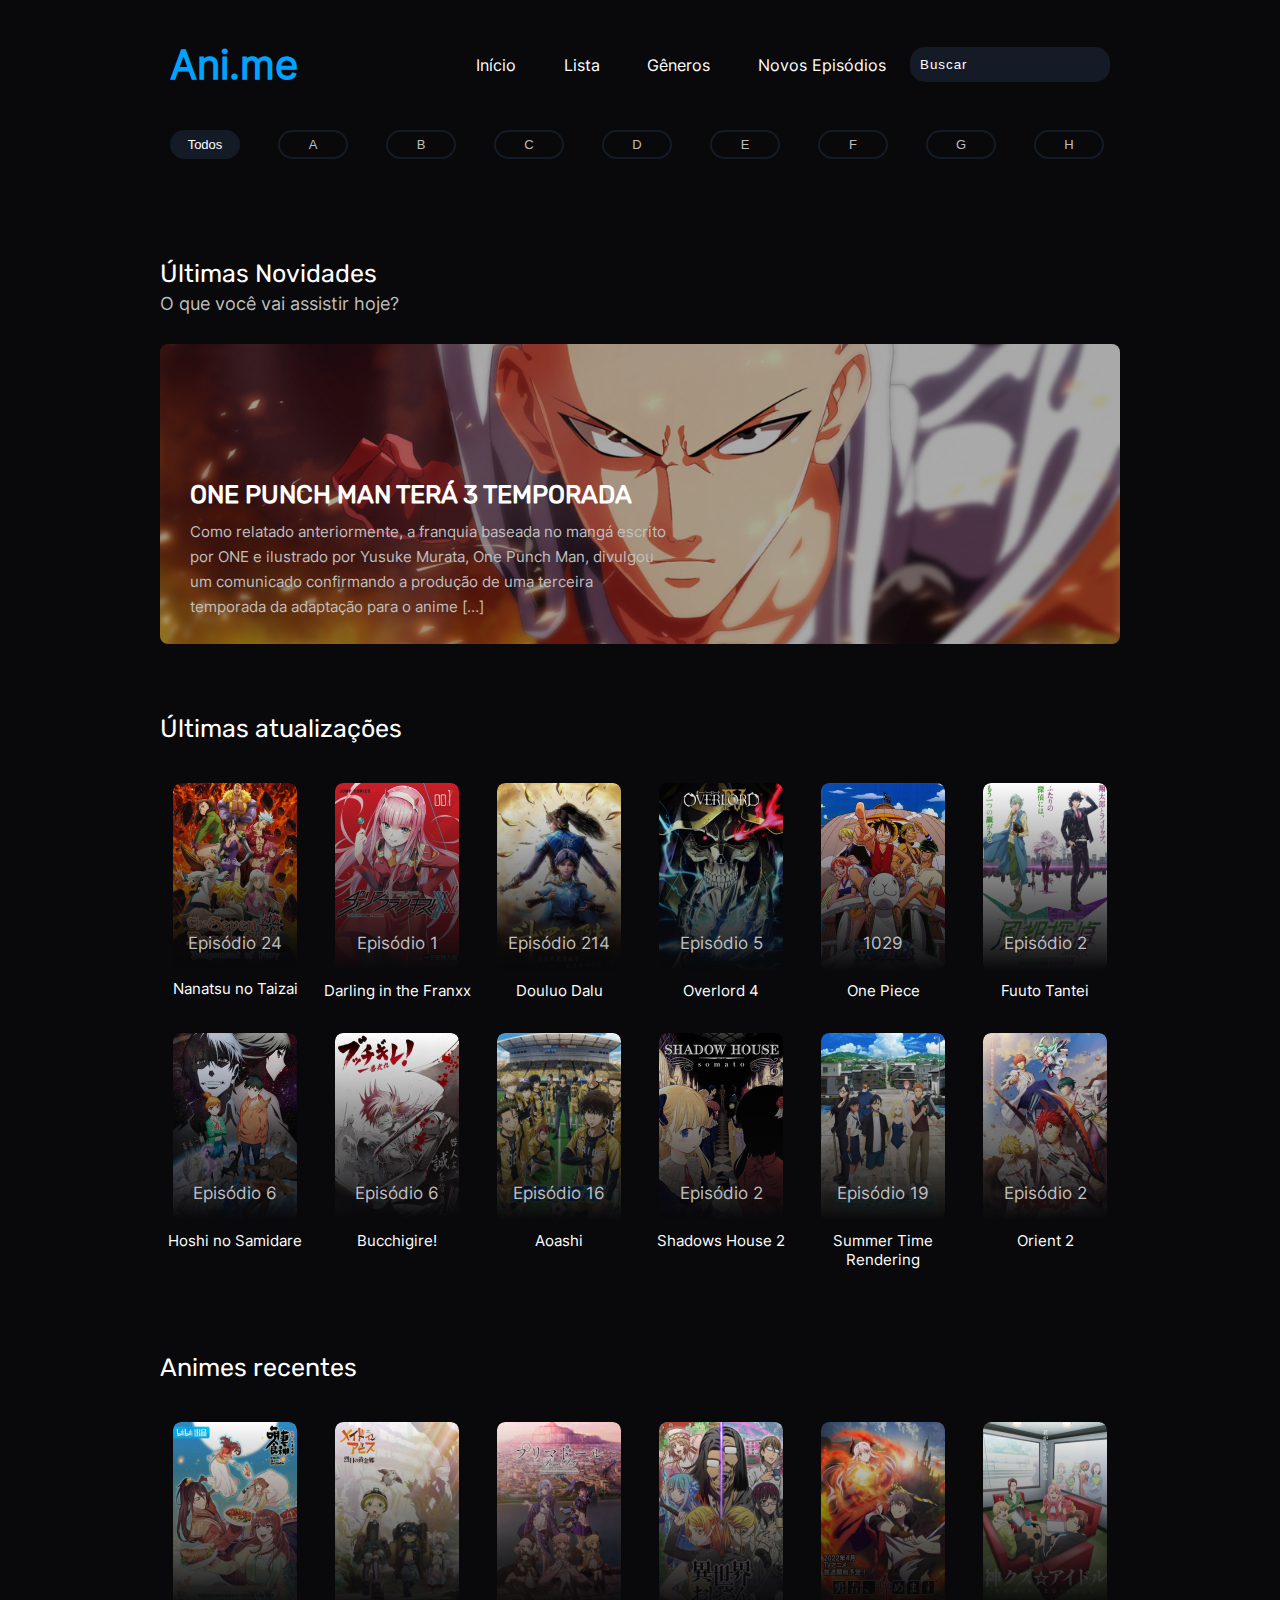
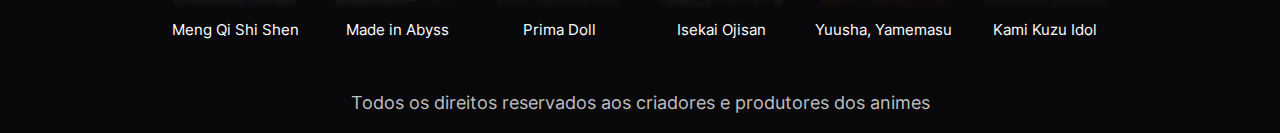
<file: index.html>
<!DOCTYPE html>
<html lang="pt- BR">

<head>
    <meta charset="UTF-8">
    <meta name="viewport" content="width=device-width, initial-scale=1.0">
    <meta name="author" content="Letícia Carpes">
    <link rel="stylesheet" href="./styles/main.css">
    <link rel="stylesheet" href="./styles/second.css">
    <title>Projeto Anime</title>
</head>

<body>

    <header class="container-grid">

        <section class="sectionTop">

            <div class="titleHeader">
                <h1>Ani.me</h1>
            </div>

            <div class="containerNav">

                <nav class="navHeader open">
                    <ul class="ulHeader">
                        <li><a href="#">Início</a></li>
                        <li><a href="#">Lista</a></li>
                        <li><a href="#">Gêneros</a></li>
                        <li><a href="#">Novos Episódios</a></li>
                    </ul>
                </nav>

                <div class="inputHeader">
                    <input type="text" placeholder="Buscar">
                </div>

                <div class="iconsHeader">
                    <img src="./assets/icons/fi_search.svg" alt="Pesquisa">

                    <div id="modal" class="modal">
                        <img src="./assets/icons/menu hamburguer.svg" alt="Menu">
                    </div>
                </div>
                    
            </div>

        </section>

        <section class="sectionLow">

            <div class="buttonHeader">
                <button>Todos</button>
                <button>A</button>
                <button>B</button>
                <button>C</button>
                <button>D</button>
                <button>E</button>
                <button>F</button>
                <button>G</button>
                <button>H</button>
                <button>I</button>
                <button>J</button>
                <button>K</button>
                <button>L</button>
                <button>M</button>
                <button>N</button>
                <button>O</button>
                <button>P</button>
                <button>Q</button>
                <button>R</button>
                <button>S</button>
                <button>T</button>
                <button>U</button>
                <button>V</button>
                <button>W</button>
                <button>Y</button>
                <button>X</button>
                <button>Z</button>
            </div>
        </section>
    </header>

    <main class="container-grid">
        <article class="containerBanner">
            <div class="titleBanner">
                <h3>Últimas Novidades</h3>
                <p>O que você vai assistir hoje?</p>
            </div>



            <div class="imgBanner"></div>

            <div class="textBanner">
                <h1>One Punch Man Terá 3 Temporada</h1>

                <p>Como relatado anteriormente, a franquia baseada no mangá escrito por ONE e ilustrado por Yusuke
                    Murata, One Punch Man, divulgou um comunicado confirmando a produção de uma terceira temporada da
                    adaptação para o anime […]</p>
            </div>
        </article>


        <section class="containerCards">
            <div class="titleCards">
                <h3>Últimas atualizações</h3>
            </div>

            <section class="containerSeries">
                <div class="card">
                    <div class="imgCard">
                        <img src="./assets/image/ep24.png" alt="">

                        <div class="subtitleCard"><span>Episódio 24</span></div>
                    </div>

                    <div class="textCard">Nanatsu no Taizai</div>
                </div>

                <div class="card">

                    <div class="imgCard">
                        <img src="./assets/image/ep1.png" alt="">
                        <div class="subtitleCard"><span><a href="./second.html">Episódio 1</a></span></div>
                    </div>

                    <div class="textCard">Darling in the Franxx</div>
                </div>


                <div class="card">

                    <div class="imgCard">
                        <img src="./assets/image/ep214.png" alt="">
                        <div class="subtitleCard"><span>Episódio 214</span></div>
                    </div>

                    <div class="textCard">Douluo Dalu</div>
                </div>


                <div class="card">

                    <div class="imgCard">
                        <img src="./assets/image/ep5.png" alt="">
                        <div class="subtitleCard"><span>Episódio 5</span></div>
                    </div>

                    <div class="textCard">Overlord 4</div>
                </div>


                <div class="card">
                    <div class="imgCard">
                        <img src="./assets/image/1029.png" alt="">
                        <div class="subtitleCard"><span>1029</span></div>
                    </div>

                    <div class="textCard">One Piece</div>
                </div>


                <div class="card">
                    <div class="imgCard">

                        <img src="./assets/image/ep2.png" alt="">
                        <div class="subtitleCard"><span>Episódio 2</span></div>
                    </div>

                    <div class="textCard">Fuuto Tantei</div>
                </div>


                <div class="card">

                    <div class="imgCard">

                        <img src="./assets/image/ep6.png" alt="">
                        <div class="subtitleCard"><span>Episódio 6</span></div>
                    </div>

                    <div class="textCard">Hoshi no Samidare</div>
                </div>


                <div class="card">
                    <div class="imgCard">

                        <img src="./assets/image/ep6(2).png" alt="">
                        <div class="subtitleCard"><span>Episódio 6</span></div>
                    </div>

                    <div class="textCard">Bucchigire!</div>
                </div>

                <div class="card">
                    <div class="imgCard">
                        <img src="./assets/image/ep16.png" alt="">
                        <div class="subtitleCard"><span>Episódio 16</span></div>
                    </div>

                    <div class="textCard">Aoashi</div>
                </div>


                <div class="card">
                    <div class="imgCard">

                        <img src="./assets/image/ep2(2).png" alt="">
                        <div class="subtitleCard"><span>Episódio 2</span></div>
                    </div>

                    <div class="textCard">Shadows House 2</div>
                </div>


                <div class="card">

                    <div class="imgCard">

                        <img src="./assets/image/ep19.png" alt="">
                        <div class="subtitleCard"><span>Episódio 19</span></div>
                    </div>

                    <div class="textCard">Summer Time Rendering</div>
                </div>


                <div class="card">

                    <div class="imgCard">
                        <img src="./assets/image/ep2(3).png" alt="">
                        <div class="subtitleCard"><span>Episódio 2</span></div>
                    </div>

                    <div class="textCard">Orient 2</div>
                </div>

            </section>

            <div class="containerButton">
                <button><strong>Ver Mais</strong></button>
            </div>
        </section>

    <section class="containerCards">
        <div class="titleCards">
            <h3>Animes recentes</h3>
        </div>

        <section class="containerSeries">
            
            <div class="card">
                <div class="imgCard">
                    <img src="./assets/image/img-1.png" alt="">
                </div>

                <div class="textCard">Meng Qi Shi Shen</div>
            </div>

            <div class="card">

                <div class="imgCard">
                    <img src="./assets/image/img-2.png" alt="">
                </div>

                <div class="textCard">Made in Abyss</div>
            </div>


            <div class="card">

                <div class="imgCard">
                    <img src="./assets/image/img-3.png" alt="">
                </div>

                <div class="textCard">Prima Doll</div>
            </div>


            <div class="card">

                <div class="imgCard">
                    <img src="./assets/image/img-4.png" alt="">
                </div>

                <div class="textCard">Isekai Ojisan</div>
            </div>


            <div class="card">
                <div class="imgCard">
                    <img src="./assets/image/img-5.png" alt="">
                </div>

                <div class="textCard">Yuusha, Yamemasu</div>
            </div>


            <div class="card">
                <div class="imgCard">
                    <img src="./assets/image/img-6.png" alt="">
                </div>

                <div class="textCard">Kami Kuzu Idol</div>
            </div>

        </section>
    </section>
    </main>

    <footer class="container-grid containerFooter">
            <p>Todos os direitos reservados aos criadores e produtores dos animes</p>
    </footer>

    <script src="./script/script.js"></script>
</body>
</html>
</file>
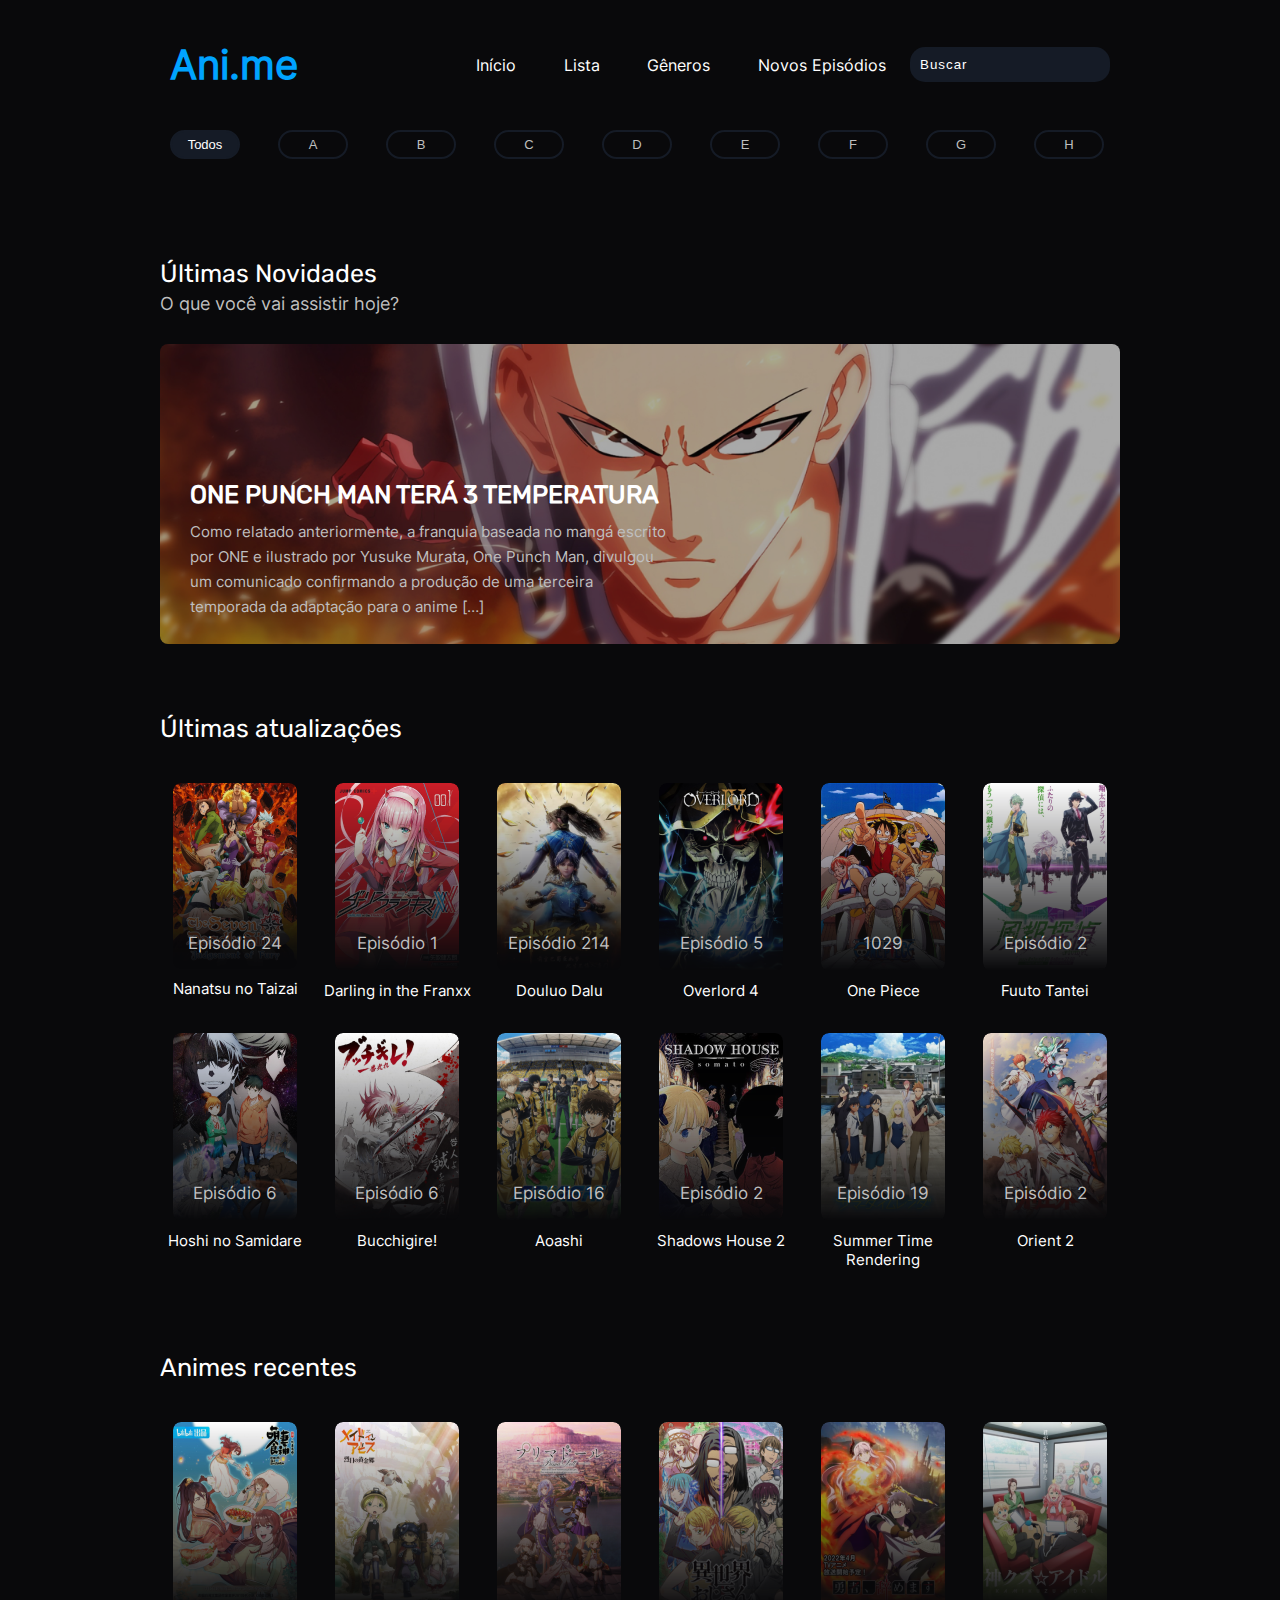
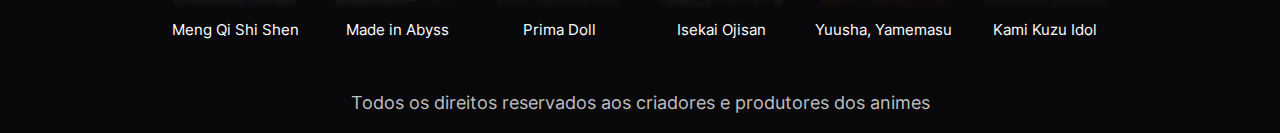
<file: main.html>
<!DOCTYPE html>
<html lang="pt- BR">

<head>
    <meta charset="UTF-8">
    <meta name="viewport" content="width=device-width, initial-scale=1.0">
    <meta name="author" content="Letícia Carpes">
    <link rel="stylesheet" href="./styles/main.css">
    <link rel="stylesheet" href="./styles/second.css">
    <title>Projeto Anime</title>
</head>

<body>

    <header class="container-grid">

        <section class="sectionTop">

            <div class="titleHeader">
                <h1>Ani.me</h1>
            </div>

            <div class="containerNav">

                <nav class="navHeader">
                    <ul class="ulHeader">
                        <li><a href="#">Início</a></li>
                        <li><a href="#">Lista</a></li>
                        <li><a href="#">Gêneros</a></li>
                        <li><a href="#">Novos Episódios</a></li>
                    </ul>
                </nav>

                <div class="inputHeader">
                    <input type="text" placeholder="Buscar">
                </div>
            </div>

        </section>

        <section class="sectionLow">

            <div class="buttonHeader">
                <button>Todos</button>
                <button>A</button>
                <button>B</button>
                <button>C</button>
                <button>D</button>
                <button>E</button>
                <button>F</button>
                <button>G</button>
                <button>H</button>
                <button>I</button>
                <button>J</button>
                <button>K</button>
                <button>L</button>
                <button>M</button>
                <button>N</button>
                <button>O</button>
                <button>P</button>
                <button>Q</button>
                <button>R</button>
                <button>S</button>
                <button>T</button>
                <button>U</button>
                <button>V</button>
                <button>W</button>
                <button>Y</button>
                <button>X</button>
                <button>Z</button>
            </div>
        </section>
    </header>

    <main class="container-grid">
        <article class="containerBanner">
            <div class="titleBanner">
                <h3>Últimas Novidades</h3>
                <p>O que você vai assistir hoje?</p>
            </div>



            <div class="imgBanner"></div>

            <div class="textBanner">
                <h1>One Punch Man Terá 3 Temperatura</h1>

                <p>Como relatado anteriormente, a franquia baseada no mangá escrito por ONE e ilustrado por Yusuke
                    Murata, One Punch Man, divulgou um comunicado confirmando a produção de uma terceira temporada da
                    adaptação para o anime […]</p>
            </div>
        </article>


        <section class="containerCards">
            <div class="titleCards">
                <h3>Últimas atualizações</h3>
            </div>

            <section class="containerSeries">
                <div class="card">
                    <div class="imgCard">
                        <img src="./assets/image/ep24.png" alt="">

                        <div class="subtitleCard"><span>Episódio 24</span></div>
                    </div>

                    <div class="textCard">Nanatsu no Taizai</div>
                </div>

                <div class="card">

                    <div class="imgCard">
                        <img src="./assets/image/ep1.png" alt="">
                        <div class="subtitleCard"><span><a href="./second.html">Episódio 1</a></span></div>
                    </div>

                    <div class="textCard">Darling in the Franxx</div>
                </div>


                <div class="card">

                    <div class="imgCard">
                        <img src="./assets/image/ep214.png" alt="">
                        <div class="subtitleCard"><span>Episódio 214</span></div>
                    </div>

                    <div class="textCard">Douluo Dalu</div>
                </div>


                <div class="card">

                    <div class="imgCard">
                        <img src="./assets/image/ep5.png" alt="">
                        <div class="subtitleCard"><span>Episódio 5</span></div>
                    </div>

                    <div class="textCard">Overlord 4</div>
                </div>


                <div class="card">
                    <div class="imgCard">
                        <img src="./assets/image/1029.png" alt="">
                        <div class="subtitleCard"><span>1029</span></div>
                    </div>

                    <div class="textCard">One Piece</div>
                </div>


                <div class="card">
                    <div class="imgCard">

                        <img src="./assets/image/ep2.png" alt="">
                        <div class="subtitleCard"><span>Episódio 2</span></div>
                    </div>

                    <div class="textCard">Fuuto Tantei</div>
                </div>


                <div class="card">

                    <div class="imgCard">

                        <img src="./assets/image/ep6.png" alt="">
                        <div class="subtitleCard"><span>Episódio 6</span></div>
                    </div>

                    <div class="textCard">Hoshi no Samidare</div>
                </div>


                <div class="card">
                    <div class="imgCard">

                        <img src="./assets/image/ep6(2).png" alt="">
                        <div class="subtitleCard"><span>Episódio 6</span></div>
                    </div>

                    <div class="textCard">Bucchigire!</div>
                </div>

                <div class="card">
                    <div class="imgCard">
                        <img src="./assets/image/ep16.png" alt="">
                        <div class="subtitleCard"><span>Episódio 16</span></div>
                    </div>

                    <div class="textCard">Aoashi</div>
                </div>


                <div class="card">
                    <div class="imgCard">

                        <img src="./assets/image/ep2(2).png" alt="">
                        <div class="subtitleCard"><span>Episódio 2</span></div>
                    </div>

                    <div class="textCard">Shadows House 2</div>
                </div>


                <div class="card">

                    <div class="imgCard">

                        <img src="./assets/image/ep19.png" alt="">
                        <div class="subtitleCard"><span>Episódio 19</span></div>
                    </div>

                    <div class="textCard">Summer Time Rendering</div>
                </div>


                <div class="card">

                    <div class="imgCard">
                        <img src="./assets/image/ep2(3).png" alt="">
                        <div class="subtitleCard"><span>Episódio 2</span></div>
                    </div>

                    <div class="textCard">Orient 2</div>
                </div>

            </section>

            <div class="containerButton">
                <button><strong>Ver Mais</strong></button>
            </div>
        </section>

    <section class="containerCards">
        <div class="titleCards">
            <h3>Animes recentes</h3>
        </div>

        <section class="containerSeries">
            
            <div class="card">
                <div class="imgCard">
                    <img src="./assets/image/img-1.png" alt="">
                </div>

                <div class="textCard">Meng Qi Shi Shen</div>
            </div>

            <div class="card">

                <div class="imgCard">
                    <img src="./assets/image/img-2.png" alt="">
                </div>

                <div class="textCard">Made in Abyss</div>
            </div>


            <div class="card">

                <div class="imgCard">
                    <img src="./assets/image/img-3.png" alt="">
                </div>

                <div class="textCard">Prima Doll</div>
            </div>


            <div class="card">

                <div class="imgCard">
                    <img src="./assets/image/img-4.png" alt="">
                </div>

                <div class="textCard">Isekai Ojisan</div>
            </div>


            <div class="card">
                <div class="imgCard">
                    <img src="./assets/image/img-5.png" alt="">
                </div>

                <div class="textCard">Yuusha, Yamemasu</div>
            </div>


            <div class="card">
                <div class="imgCard">
                    <img src="./assets/image/img-6.png" alt="">
                </div>

                <div class="textCard">Kami Kuzu Idol</div>
            </div>

        </section>
    </section>
    </main>

    <footer class="container-grid containerFooter">
            <p>Todos os direitos reservados aos criadores e produtores dos animes</p>
    </footer>
</body>

</html>
</file>
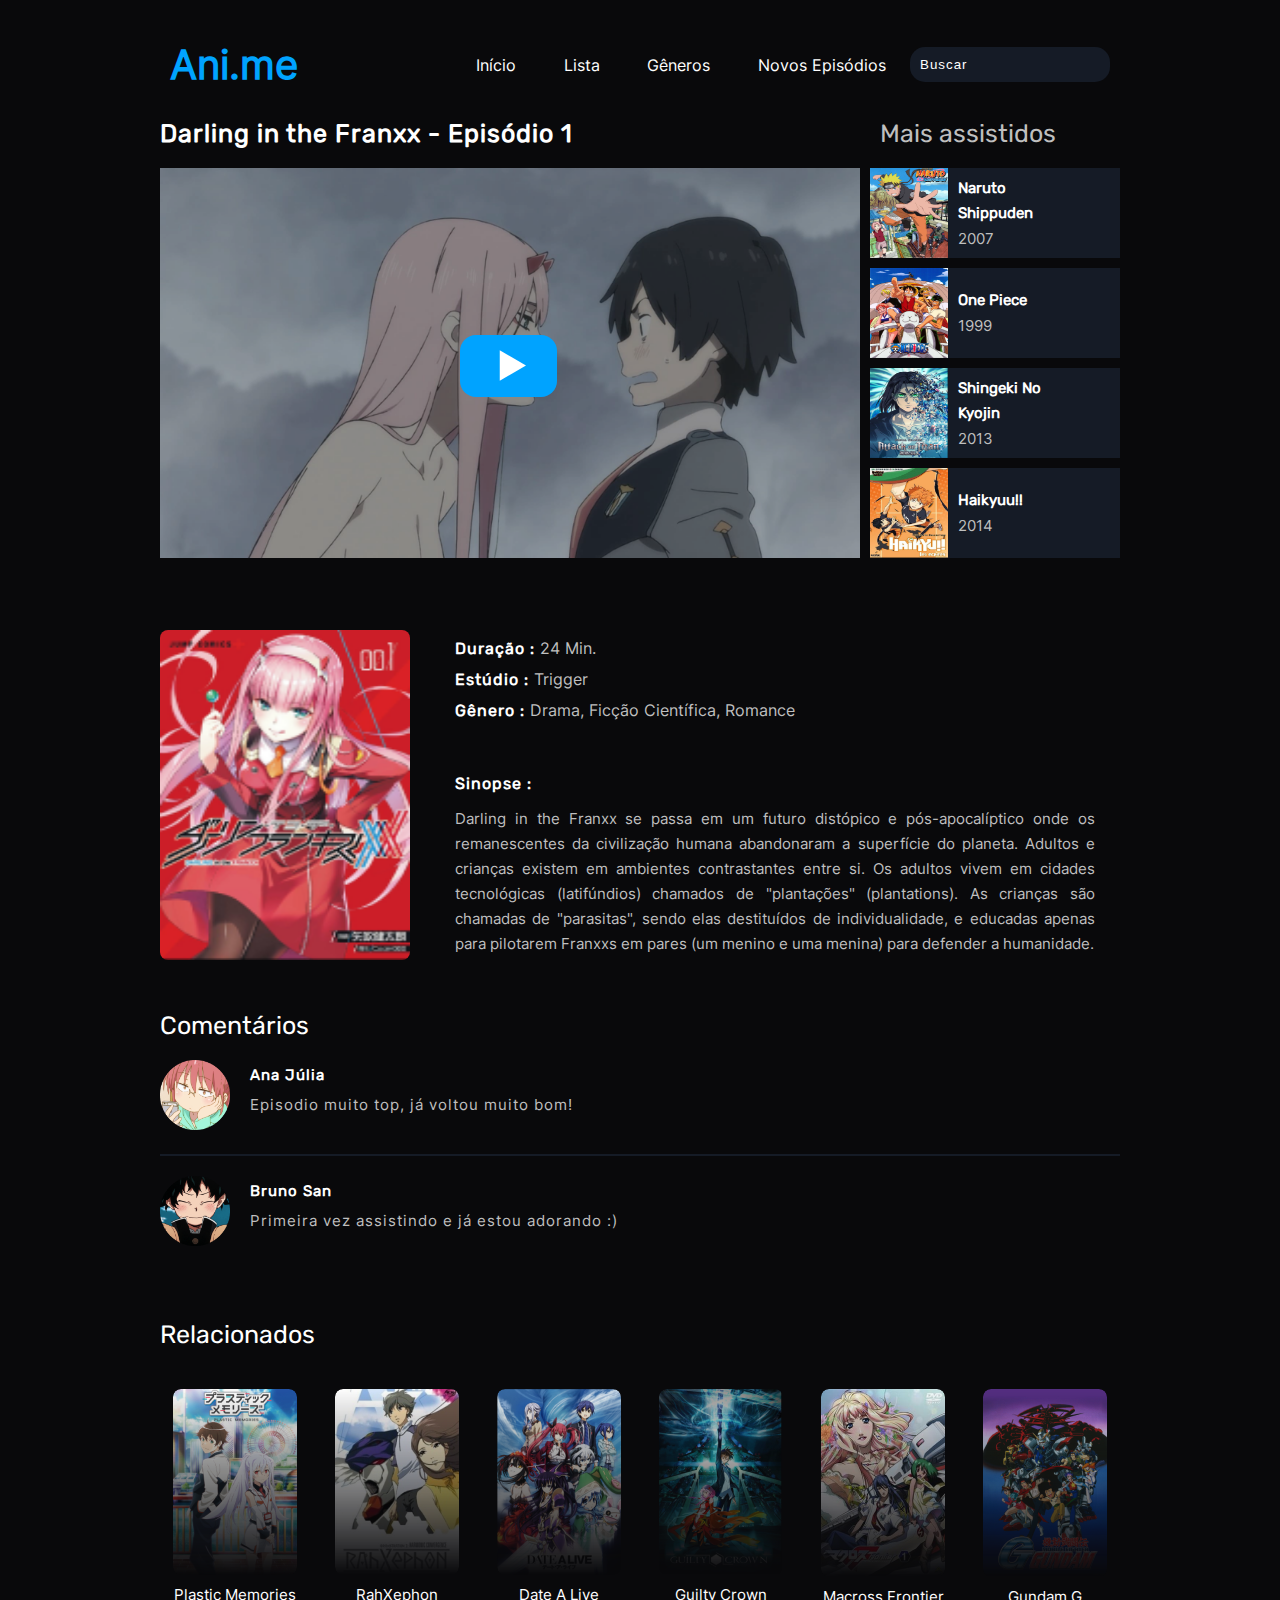
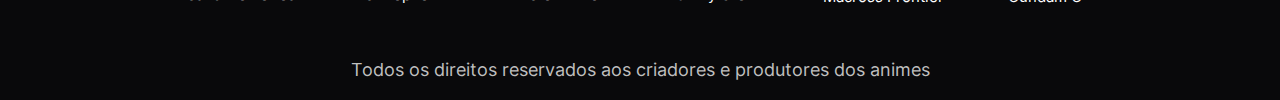
<file: second.html>
<!DOCTYPE html>
<html lang="pt- BR">
<head>
    <meta charset="UTF-8">
    <meta name="viewport" content="width=device-width, initial-scale=1.0">
    <meta name="author" content="Letícia Carpes">
    <link rel="stylesheet" href="./styles/main.css">
    <link rel="stylesheet" href="./styles/second.css">
    <title>Projeto Anime</title>
</head>
<body>
    <header class="container-grid">

        <section class="sectionTop">

            <div class="titleHeader">
                <h1>Ani.me</h1>
            </div>

            <div class="containerNav">

                <nav class="navHeader open">
                    <ul class="ulHeader">
                        <li><a href="#">Início</a></li>
                        <li><a href="#">Lista</a></li>
                        <li><a href="#">Gêneros</a></li>
                        <li><a href="#">Novos Episódios</a></li>
                    </ul>
                </nav>

                <div class="inputHeader">
                    <input type="text" placeholder="Buscar">
                </div>

                <div class="iconsHeader">
                    <img src="./assets/icons/fi_search.svg" alt="Pesquisa">

                    <div id="modal" class="modal">
                        <img src="./assets/icons/menu hamburguer.svg" alt="Menu">
                    </div>
                </div>
            </div>

        </section>

    </header>

    <main class="container-grid">
            <div class="titleVideo">
                <h1>Darling in the Franxx - Episódio 1</h1>
                <h2>Mais assistidos</h2>
            </div>

        <section class="containerVideo">
            <section class="videoBanner">
                <img class="bannerImg" src="./assets/image/wallpaper-video.png" alt="">
                <img class="bannerIcon" src="./assets/image/youtube-blue.svg" alt="">
            </section>

            <article class="containerVideoCard">

                <div class="videoCard">
                    <img class="videoImg" src="./assets/image/2007.png" alt="">

                    <div class="textVideo">
                        <h4>Naruto Shippuden</h4>
                        <p>2007</p>
                    </div>
                </div>

                <div class="videoCard">
                    <img class="videoImg" src="./assets/image/1999.png" alt="">

                    <div class="textVideo">
                        <h4>One Piece</h4>
                        <p>1999</p>
                    </div>
                </div>

                <div class="videoCard">
                    <img class="videoImg" src="./assets/image/2013.png" alt="">

                    <div class="textVideo">
                        <h4>Shingeki No Kyojin</h4>
                        <p>2013</p>
                    </div>
                </div>

                <div class="videoCard">
                    <img class="videoImg" src="./assets/image/2014.png" alt="">

                    <div class="textVideo">
                        <h4>Haikyuu!!</h4>
                        <p>2014</p>
                    </div>
                </div>
            </article>
        </section>

        <section class="containerDescription">
            <div class="imgDescription">
                <img src="./assets/image/ep1.png" alt="">
            </div>

            <div class="descriptionData">
                <div class="textDescription">
                    <p><strong>Duração :</strong> 24 Min.</p>
                    <p><strong>Estúdio :</strong> Trigger</p>
                    <p><strong>Gênero :</strong> Drama, Ficção Científica, Romance</p>
                </div>

                <div class="descriptionSinopse">
                    <h4>Sinopse :</h4>
                    <p>Darling in the Franxx se passa em um futuro distópico e pós-apocalíptico onde os remanescentes da civilização humana abandonaram a superfície do planeta. Adultos e crianças existem em ambientes contrastantes entre si. Os adultos vivem em cidades tecnológicas (latifúndios) chamados de "plantações" (plantations). As crianças são chamadas de "parasitas", sendo elas destituídos de individualidade, e educadas apenas para pilotarem Franxxs em pares (um menino e uma menina) para defender a humanidade.</p>
                </div>
            </div>
        </section>

        <section class="containerComments">
            <div class="titleComments">
                <h3>Comentários</h3>
            </div>

            <div class="profile">
                <div class="imgProfile">
                    <img src="./assets/image/profile-pic-1.png" alt="">
                </div>

                <div class="textProfile">
                    <span><strong>Ana Júlia</strong></span>
                    <p>Episodio muito top, já voltou muito bom!</p>
                </div>
            </div>

            <hr>

            <div class="profile">
                <div class="imgProfile">
                    <img src="./assets/image/profile-pic.png" alt="">
                </div>

                <div class="textProfile">
                    <span><strong>Bruno San</strong></span>
                    <p>Primeira vez assistindo e já estou adorando :&#41;</p>
                </div>
            </div>

            <div class="containerButton">
                <button><strong>Ver Mais</strong></button>
            </div>
            
        </section>

        
        <section class="containerCards">
            <div class="titleCards">
                <h3>Relacionados</h3>
            </div>
    
            <section class="containerSeries">
                
                <div class="card">
                    <div class="imgCard">
                        <img src="./assets/image/img-1(2).png" alt="">
                    </div>
    
                    <div class="textCard">Plastic Memories
                    </div>
                </div>
    
                <div class="card">
    
                    <div class="imgCard">
                        <img src="./assets/image/img-2(2).png" alt="">
                    </div>
    
                    <div class="textCard">RahXephon</div>
                </div>
    
    
                <div class="card">
    
                    <div class="imgCard">
                        <img src="./assets/image/img-3(2).png" alt="">
                    </div>
    
                    <div class="textCard">Date A Live
                    </div>
                </div>
    
    
                <div class="card">
    
                    <div class="imgCard">
                        <img src="./assets/image/img-4(2).png" alt="">
                    </div>
    
                    <div class="textCard">Guilty Crown
                    </div>
                </div>
    
    
                <div class="card">
                    <div class="imgCard">
                        <img src="./assets/image/img-5(2).png" alt="">
                    </div>
    
                    <div class="textCard">Macross Frontier
                    </div>
                </div>
    
    
                <div class="card">
                    <div class="imgCard">
                        <img src="./assets/image/img-6(2).png" alt="">
                    </div>
    
                    <div class="textCard">Gundam G</div>
                </div>
    
            </section>
        </section>
    </main>

    <footer class="container-grid containerFooter">
        <p>Todos os direitos reservados aos criadores e produtores dos animes</p>
    </footer>

    <script src="./script/script.js"></script>
</body>
</html>
</file>
<file: styles/main.css>
*{
    margin: 0;
    padding: 0;
    box-sizing: border-box;
}

@font-face {
    font-family: 'Inter';
    src: url('../assets/font/Inter-Regular.ttf');
}

@font-face {
    font-family: 'Rubik';
    src: url('../assets/font/Rubik-Regular.ttf');
}



.container-grid{
    max-width: 75%;
    margin: 0 auto;
}


body{
    background-color: #09090B;
    color: white;
}

.sectionTop{
    padding: 10px;
    display: flex;
    justify-content: space-between;
    align-items: center;
    font-family: 'Inter';
    width: 100%;
    margin-top: 30px;
}


.titleHeader>h1{
    color: #00A3FF;
    font-weight: 600;
    font-size: 40px;
}

.containerNav{
    width: 70%;
    display: flex;
    justify-content: space-evenly;
    align-items: center;
}


.navHeader{
    /* border: 2px solid white; */
    width: 80%;
}

.ulHeader{
    display: flex;
    flex-direction: row;
    justify-content: space-around;
    align-items: center;
    list-style-type: none;
}

.ulHeader>li:hover{
    cursor: pointer;
    font-size: 18px;
    border-bottom: 2px solid #00A3FF;
}

.ulHeader>li>a{
    text-decoration: none;
    color: #FFFFFF;
}

.inputHeader>input{
    width: 200px;
    padding: 10px;
    outline: #00A3FF;
    border: none;
    background-color: #151B26;
    color: #FFFFFF;
    border-radius: 15px;
}

input:hover{
    border:2px solid #00A3FF;
}

.inputHeader>input::placeholder{
    color: #FFFFFF;
    letter-spacing: 1px;
}

.iconsHeader{
    display: none;
}

.sectionLow{
    width: 100%;
    height: 90px;
    padding: 10px;
    display: flex;
    align-items: center;
    overflow-x: scroll;
    /* overflow-inline: auto; */
}


.sectionLow::-webkit-scrollbar {
    height: 5px;
  }
  
  .sectionLow::-webkit-scrollbar-track {
    background: #151B26;
  }
  

  .sectionLow::-webkit-scrollbar-thumb {
    background: #00A3FF;
    border-radius: 5px; 
  }
  
  .sectionLow::-webkit-scrollbar-thumb:hover {
    background: #0077CC;
  }


.buttonHeader{
    display: flex;
}


.buttonHeader>button:first-child{
    margin-left: 0;
    background-color: #151B26;
    color: #FFFFFF;
}


.buttonHeader>button{
    padding: 5px;
    background-color: #09090B;
    border: none;
    color: #BFBFBF;
    font-size: 13px;
    border: 2px solid #151B26;
    border-radius: 15px;
    width: 70px;
    cursor: pointer;
    margin-left: 38px;
}

.buttonHeader>button:hover{
    background-color: #151B26;
}


.containerBanner{
    margin-top: 70px;
    display: flex;
    flex-direction: column;
    gap: 25px;
}

.titleBanner{
    line-height: 30px;
}

.titleBanner>h3{
    font-family: 'Rubik';
    font-size: 25px;
    font-weight: 100;
}

.titleBanner>p{
    font-family: 'Inter';
    font-size: 18px;
    font-weight: 100;
    color: #BFBFBF;
}


.imgBanner {
    background-image: url('../assets/image/wallpaper.png');
    padding: 25px;
    background-size: cover;
    height: 300px;
    border-radius: 8px;
    opacity: 65%;
    position:relative;
    cursor: pointer;
}

.imgBanner:hover{
    opacity: 50%;
}

.textBanner{
    padding: 30px;
    width: 600px;
    position: absolute;
    top: 450px;

    display: flex;
    flex-direction: column;
    gap: 10px;
}


.textBanner>h1{
    font-family: 'Rubik';
    font-size: 25px;
    font-weight: 600;
    text-transform: uppercase;
    color: #FFFFFF;
}

.textBanner>p{
    width: 480px;
    font-family: 'Inter';
    font-size: 15px;
    color: #BFBFBF;
    line-height: 25px;
}


.containerCards{
    /* border: 5px solid red; */
    margin-top: 70px;
}

.titleCards{
    margin-bottom: 30px;
}

.titleCards>h3{
    font-family: 'Rubik';
    font-size: 25px;
    font-weight: 300;
}

.containerSeries{
    padding-top: 10px;
    height: auto;
    
    display: flex;
    justify-content: space-between;
    flex-wrap: wrap;

}

.card{
    display: flex;
    flex-direction: column;
    align-items: center;
    width: 150px;
    height: 250px;
   
}

.imgCard{
    display: flex;
    flex-direction: column;
    align-items: center;
    justify-content: center;
    position: relative;
}

.imgCard>img{
    width: 100%;
    border-radius: 8px;
    mask-image: linear-gradient(to bottom, rgba(0,0,0,0.998), rgba(0,0,0,0));
}


.imgCard>img:hover{
    opacity: 80%;
}


.subtitleCard{
    display: flex;
    justify-content: center;
}

.subtitleCard>span{
    font-family: 'Inter';
    font-size: 17px;
    color: #BFBFBF;
    text-align: center;
    position: absolute;
    top: 150px;
    cursor: pointer;
}

.subtitleCard>span>a{
    text-decoration: none;
    color: #BFBFBF;
}


.textCard{
    width: 150px;
    text-align: center;
    font-family: 'Inter';
    font-size: 15px;
    color: #FFFFFF;
    margin-top: 10px;
}


.containerButton{
    display: flex;
    justify-content: center;
}

.containerButton>button{
    width: 160px;
    height: 40px;
    border: none;
    border-radius: 8px;
    color: #FFFFFF;
    background-color: #151B26;
    font-family: 'Inter';
    font-size: 17px;
    letter-spacing: 1px; 

    cursor: pointer;
}

.containerButton>button:hover{
    background-color: #151b26ad;
} 


.containerFooter{
    margin-top: 20px;
    margin-bottom: 20px;
    display: flex;
    justify-content: center;
    align-items: center;
    font-family: 'Inter';
    font-size: 18px;
    color: #BFBFBF;
}


@media screen and (max-width: 415px) {

.container-grid{
    max-width: 90%;
}

.titleHeader>h1{
    font-size: 24px;
}

.containerNav{
    width: 25%;
}

.navHeader{
    background-color: #151b2663;
    position:  fixed;
    top: 10vh;
    right: 0;
    height: 40vh;
    width: 80%;
    
    transform: translateX(100%);
    transition: all 0.5s ease;
    z-index: 999;
}

.navHeader.open{
    transform: translateX(0);
    display: block;  
}

.navHeader>ul{
    flex-direction: column;
    height: 100%;
    align-items: center;
    justify-content: space-evenly;
    border-radius: 8px;
}

.navHeader>ul>li:hover{
    border-radius: 10px;
    padding: 8px;
    color: var(--color-white);
}

.inputHeader{
    display: none;
}

.iconsHeader{
    width: 100%;
    display: flex;
    justify-content: space-between;
}

.iconsHeader>img{
    cursor:pointer;
}

.modal{
    display: flex;
    align-items: center;
    cursor: pointer;
}


.buttonHeader>button:first-child{
    margin-left: 0;
    width: 66px;
    background-color: #151B26;
    color: #FFFFFF;
}

.buttonHeader>button{
    font-size: 12px;
    width: 52px;
    margin-left: 20px;
}


.containerBanner{
    margin-top: 50px;
}

.titleBanner>h3{
    font-size: 18px;
}

.titleBanner>p{
    font-size: 14px;
}

.imgBanner {
    background-image: url('../assets/image/wallpaperMobile.png');
}

.textBanner{
    width: 370px;
}

.textBanner>h1{
    font-size: 15px;
}

.textBanner>p{
    width: 85%;
    font-size: 10px;
    line-height: 15px;
}

.containerCards{
    margin-top: 50px;
}


.titleCards>h3{
    font-size: 18px;
}

.containerSeries{
    justify-content: space-around;
}

.subtitleCard>span{
    font-size: 12px;
}

.textCard{
    font-size: 14px;
}

.containerButton{
    margin-top: 20px;
}

.containerButton>button{
    width: 100%;
    font-size: 16px;
}

.containerFooter{
    margin-top: 40px;
    font-size: 14px;
    text-align: center;
}

}
</file>
<file: styles/second.css>
.titleVideo{
    /* border: 5px solid yellow; */
    margin-top: 20px;
    margin-bottom: 20px;
    width: 70vw;
    display: flex;
    justify-content: space-between;
}

.titleVideo>h1{
    font-family: 'Rubik';
    font-size: 25px;
    color: #FFFFFF;
    letter-spacing: 1px;
}

.titleVideo>h2{
    font-family: 'Rubik';
    font-size: 25px;
    font-weight: 300;
    color: #BFBFBF;
}

.containerVideo{
    display: flex;
    justify-content: space-between;
    width: 100%;
}


.videoBanner{
    width: auto;
    height: auto;
}

.bannerImg{
    position: relative;
    width: 700px;
    height: 390px;
    opacity: 70%;
}

.bannerImg:hover{
    opacity: 50%;
}

.bannerIcon{
    position: absolute;
    top: 335px;
    left: 460px;
    cursor: pointer;
}

.bannerIcon:hover{
    opacity: 90%;
}

.containerVideoCard{
    /* border: 5px solid purple; */
    width: 100%;
    display: flex;
    flex-direction: column;
    flex-wrap: wrap;
}

.videoCard{
    margin-left: 10px;
    padding-bottom: 10px;
    display: flex;
}

.videoImg{
    width: 80px;
    height: 90px;
}


.textVideo{
    /* border: 5px solid red; */
    background-color: #151B26;
    width: 70%;
    padding-left: 10px;
    line-height: 25px;
    display: flex;
    flex-direction: column;
    justify-content: center;
    cursor: pointer;
}

.textVideo:hover{
    background-color: #2f3b529c;
}

.textVideo>h4{
    width: 60%;
    font-family: 'Rubik';
    font-size: 15px;
    color: #FFFFFF;
}

.textVideo>p{
    font-family: 'Inter';
    font-size: 15px;
    color: #BFBFBF;
}


.containerDescription{
    /* border: 5px solid red; */
    margin-top: 40px;
    display: flex;
    gap: 20px;
}


.imgDescription{
    /* border: 5px solid green; */
    width: auto;
    height: auto;
    display: flex;
    align-items: center;
}

.imgDescription>img{
    width: 250px;
    height: 330px;
    border-radius: 8px;
    cursor: pointer;
}

.imgDescription>img:hover{
    opacity: 50%;
}

.descriptionData{
    /* border: 5px solid yellow; */
    padding: 25px;
    width: 80%;
    display: flex;
    flex-direction: column;
    gap: 45px;
    line-height: 30px;
}

.textDescription>p>strong{
    font-family: 'Rubik';
    color: #FFFFFF;
    letter-spacing: 1px;
}

.textDescription>p{
    font-family: 'Inter';
    color: #BFBFBF;
}

.descriptionSinopse{
    /* border: 5px solid purple; */
    height: 100%;
    display: flex;
    flex-direction: column;
    gap: 10px;
    line-height: 25px;
}

.descriptionSinopse>h4{
    font-family: 'Rubik';
    color: #FFFFFF;
    letter-spacing: 1px;
}

.descriptionSinopse>p{
    font-family: 'Inter';
    font-size: 15px;
    text-align: justify;
    color: #BFBFBF;
}



.containerComments{
    /* border: 5px solid red; */
    display: flex;
    flex-direction: column;
    gap: 20px;
}


.titleComments{
    margin-top: 30px
}

.titleComments>h3{
    font-family: 'Rubik';
    font-size: 25px;
    font-weight: 300;
}

hr{
    border: 1px solid #151B26;
}

.profile{
    /* border: 5px solid green; */
    display: flex;
    gap: 20px;
}


.imgProfile>img{
    width: 70px;
    height: 70px;
}

.textProfile{
    /* border: 5px solid blue; */
    line-height: 30px;

}

.textProfile>span{
    font-family: 'Rubik';
    font-size: 15px;
    letter-spacing: 1px;
    color: #FFFFFF;
}

.textProfile>p{
    font-family: 'Inter';
    font-size: 15px;
    letter-spacing: 1px;
    color: #BFBFBF;
}

.containerButton{
    display: none;
}


@media screen and (max-width: 415px) {

.titleVideo>h1{
    width: 100%;
    font-size: 16px;
}

.titleVideo>h2{
    display: none;
}

.bannerImg{
    width: 100%;
    height: 100%;
}

.bannerIcon{
    top: 215px;
    left: 155px;
}

.containerVideoCard{
    display: none;
}

.containerDescription{
    /* border: 5px solid red; */
    margin-top: 40px;
    display: flex;
    gap: 20px;
}


.imgDescription{
    display: none;

}

.descriptionData{
    width: 100%;
    gap: 30px;
    padding: 0;
}

.textDescription>p>strong{
    font-size:14px;
}

.textDescription>p{
    font-size: 12px;
}


.descriptionSinopse>h4{
    font-size: 14px;
}

.descriptionSinopse>p{
    font-size: 12px;
}

.titleComments>h3{
    font-size: 16px;
}

.profile{
    display: flex;
    gap: 20px;
}

.imgProfile{
    display: flex;
    align-items: center;
}

.imgProfile>img{
    width: 40px;
    height: 40px;
}

.textProfile{
    line-height: 20px;

}

.textProfile>span{
    font-size: 12px;
    letter-spacing: normal;
}

.textProfile>p{
    font-size: 12px;
    letter-spacing: normal;
}

.containerButton{
    display: block;
}

.titleCards>h3{
    font-size: 16px;
}

.textCard{
    font-size: 12px;
}

}
</file>
